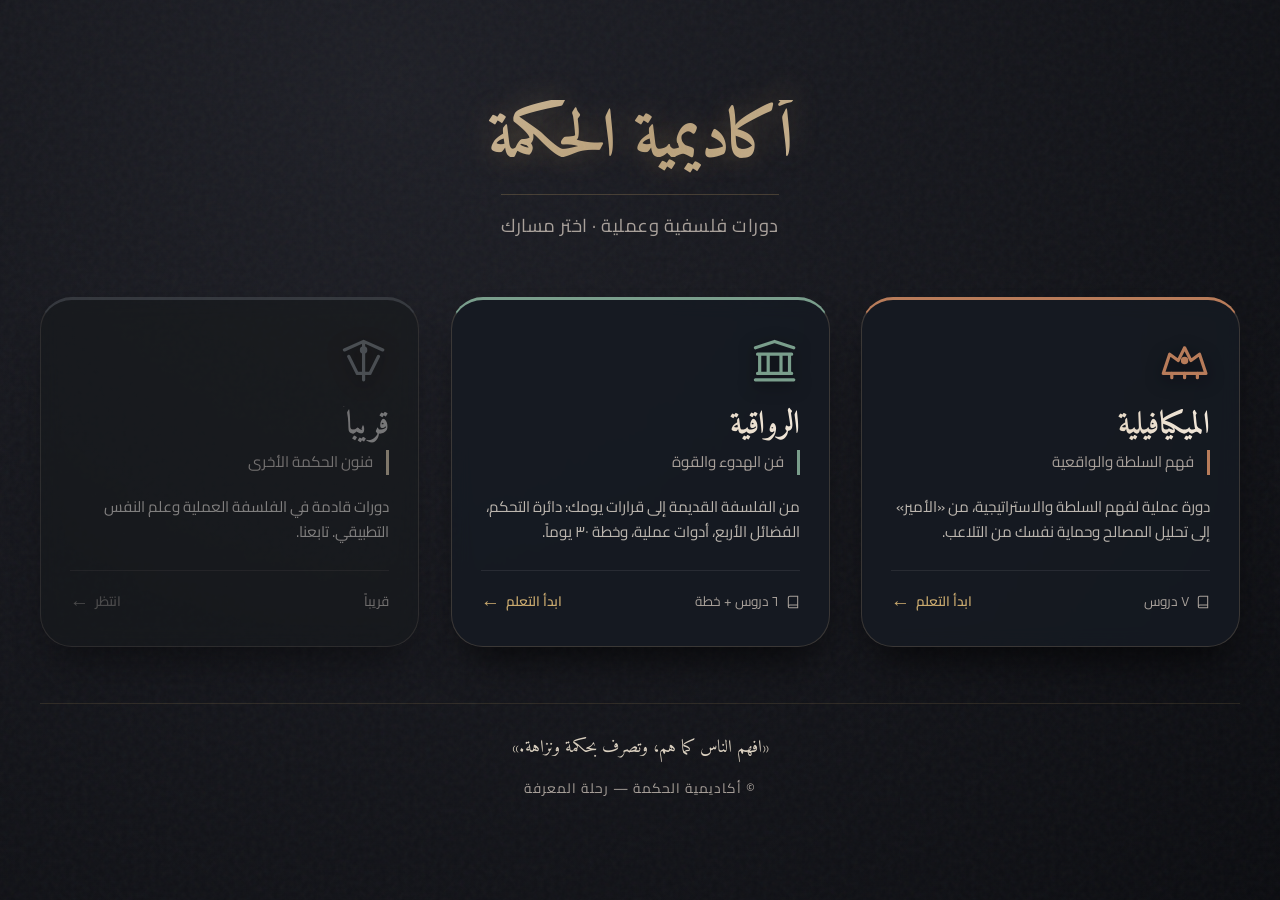
<file: index.html>
<!DOCTYPE html>
<html lang="ar" dir="rtl">
<head>
  <meta charset="utf-8">
  <meta name="viewport" content="width=device-width, initial-scale=1">
  <title>أكاديمية الحكمة · فهرس الدورات</title>
  <link href="https://fonts.googleapis.com/css2?family=Amiri:wght@400;700&family=Cairo:wght@400;600;700&display=swap" rel="stylesheet">
  <link rel="stylesheet" href="css/style.css">
</head>
<body>
  <div class="hub">
    <header class="hub-header">
      <h1>أكاديمية الحكمة</h1>
      <div class="sub">دورات فلسفية وعملية · اختر مسارك</div>
    </header>

    <div class="course-grid">
      <!-- Machiavelli Course Card -->
      <a href="machiavelli-course-ar.html" class="course-card machiavelli">
        <div class="card-icon">
          <!-- Crown / Prince icon (Machiavelli) -->
          <svg viewBox="0 0 24 24" fill="none" stroke="currentColor" stroke-width="1.5" stroke-linecap="round" stroke-linejoin="round">
            <path d="M2 18h20l-3-9-4 3-3-6-3 6-4-3z" />
            <circle cx="12" cy="12" r="1" fill="currentColor" />
            <path d="M6 18v2M18 18v2M12 18v2" />
          </svg>
        </div>
        <h2 class="card-title">الميكيافيلية</h2>
        <div class="card-subtitle">فهم السلطة والواقعية</div>
        <p class="card-desc">
          دورة عملية لفهم السلطة والاستراتيجية، من «الأمير» إلى تحليل المصالح وحماية نفسك من التلاعب.
        </p>
        <div class="card-meta">
          <span>
            <svg width="14" height="14" viewBox="0 0 24 24" fill="none" stroke="currentColor" stroke-width="1.8">
              <path d="M4 19.5v-15A2.5 2.5 0 0 1 6.5 2H20v20H6.5a2.5 2.5 0 0 1 0-5H20" />
            </svg>
            ٧ دروس
          </span>
          <span class="card-cta">ابدأ التعلم</span>
        </div>
      </a>

      <!-- Stoicism Course Card -->
      <a href="stoicism-course-ar.html" class="course-card stoicism">
        <div class="card-icon">
          <!-- Column / Temple icon (Stoicism) -->
          <svg viewBox="0 0 24 24" fill="none" stroke="currentColor" stroke-width="1.5" stroke-linecap="round" stroke-linejoin="round">
            <path d="M3 21h18M4 18h16M5 18V9M9 18V9M15 18V9M19 18V9M3 6l9-3 9 3M4 9h16" />
          </svg>
        </div>
        <h2 class="card-title">الرواقية</h2>
        <div class="card-subtitle">فن الهدوء والقوة</div>
        <p class="card-desc">
          من الفلسفة القديمة إلى قرارات يومك: دائرة التحكم، الفضائل الأربع، أدوات عملية، وخطة ٣٠ يوماً.
        </p>
        <div class="card-meta">
          <span>
            <svg width="14" height="14" viewBox="0 0 24 24" fill="none" stroke="currentColor" stroke-width="1.8">
              <path d="M4 19.5v-15A2.5 2.5 0 0 1 6.5 2H20v20H6.5a2.5 2.5 0 0 1 0-5H20" />
            </svg>
            ٦ دروس + خطة
          </span>
          <span class="card-cta">ابدأ التعلم</span>
        </div>
      </a>

      <!-- Placeholder for future courses -->
      <div class="course-card" style="opacity: 0.65; border-top: 3px solid #3f4b5a; filter: grayscale(0.6); cursor: default; pointer-events: none;">
        <div class="card-icon" style="color: #5a6b7a;">
          <!-- Scales / Balance icon (Coming soon) -->
          <svg viewBox="0 0 24 24" fill="none" stroke="currentColor" stroke-width="1.5" stroke-linecap="round" stroke-linejoin="round">
            <path d="M12 3v18M3 7l9-4 9 4M5 10l4 8M19 10l-4 8M9 18h6" />
            <circle cx="12" cy="7" r="1" fill="currentColor" />
          </svg>
        </div>
        <h2 class="card-title" style="background: linear-gradient(to left, #aaa, #777); -webkit-background-clip: text; background-clip: text;">قريباً</h2>
        <div class="card-subtitle">فنون الحكمة الأخرى</div>
        <p class="card-desc">
          دورات قادمة في الفلسفة العملية وعلم النفس التطبيقي. تابعنا.
        </p>
        <div class="card-meta">
          <span>قريباً</span>
          <span class="card-cta" style="color: #666;">انتظر</span>
        </div>
      </div>
    </div>

    <footer class="hub-footer">
      <div class="quote">
        «افهم الناس كما هم، وتصرف بحكمة ونزاهة.»
      </div>
      <div style="font-size: 0.85rem; letter-spacing: 1px;">
        © أكاديمية الحكمة — رحلة المعرفة
      </div>
    </footer>
  </div>

  <script>
    document.addEventListener('DOMContentLoaded', () => {
      document.body.classList.add('loaded');
    });
  </script>
</body>
</html>
</file>
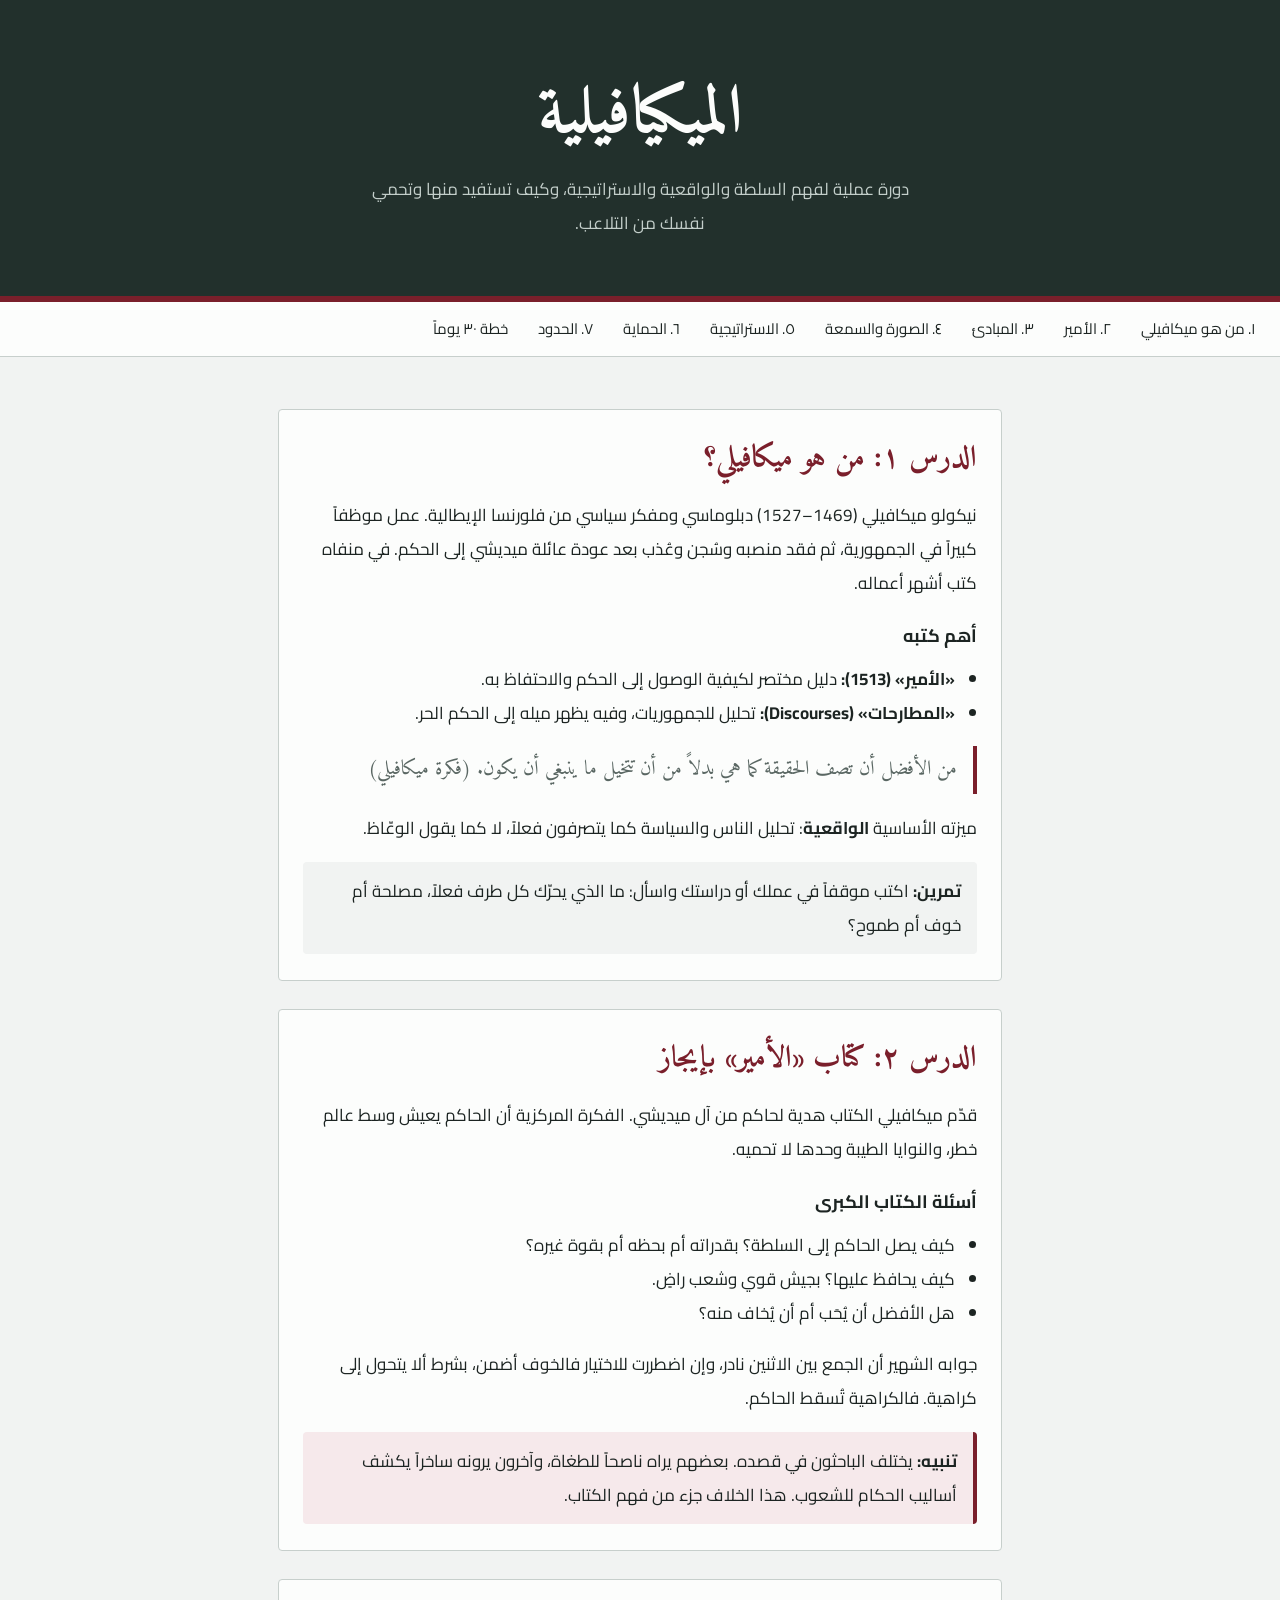
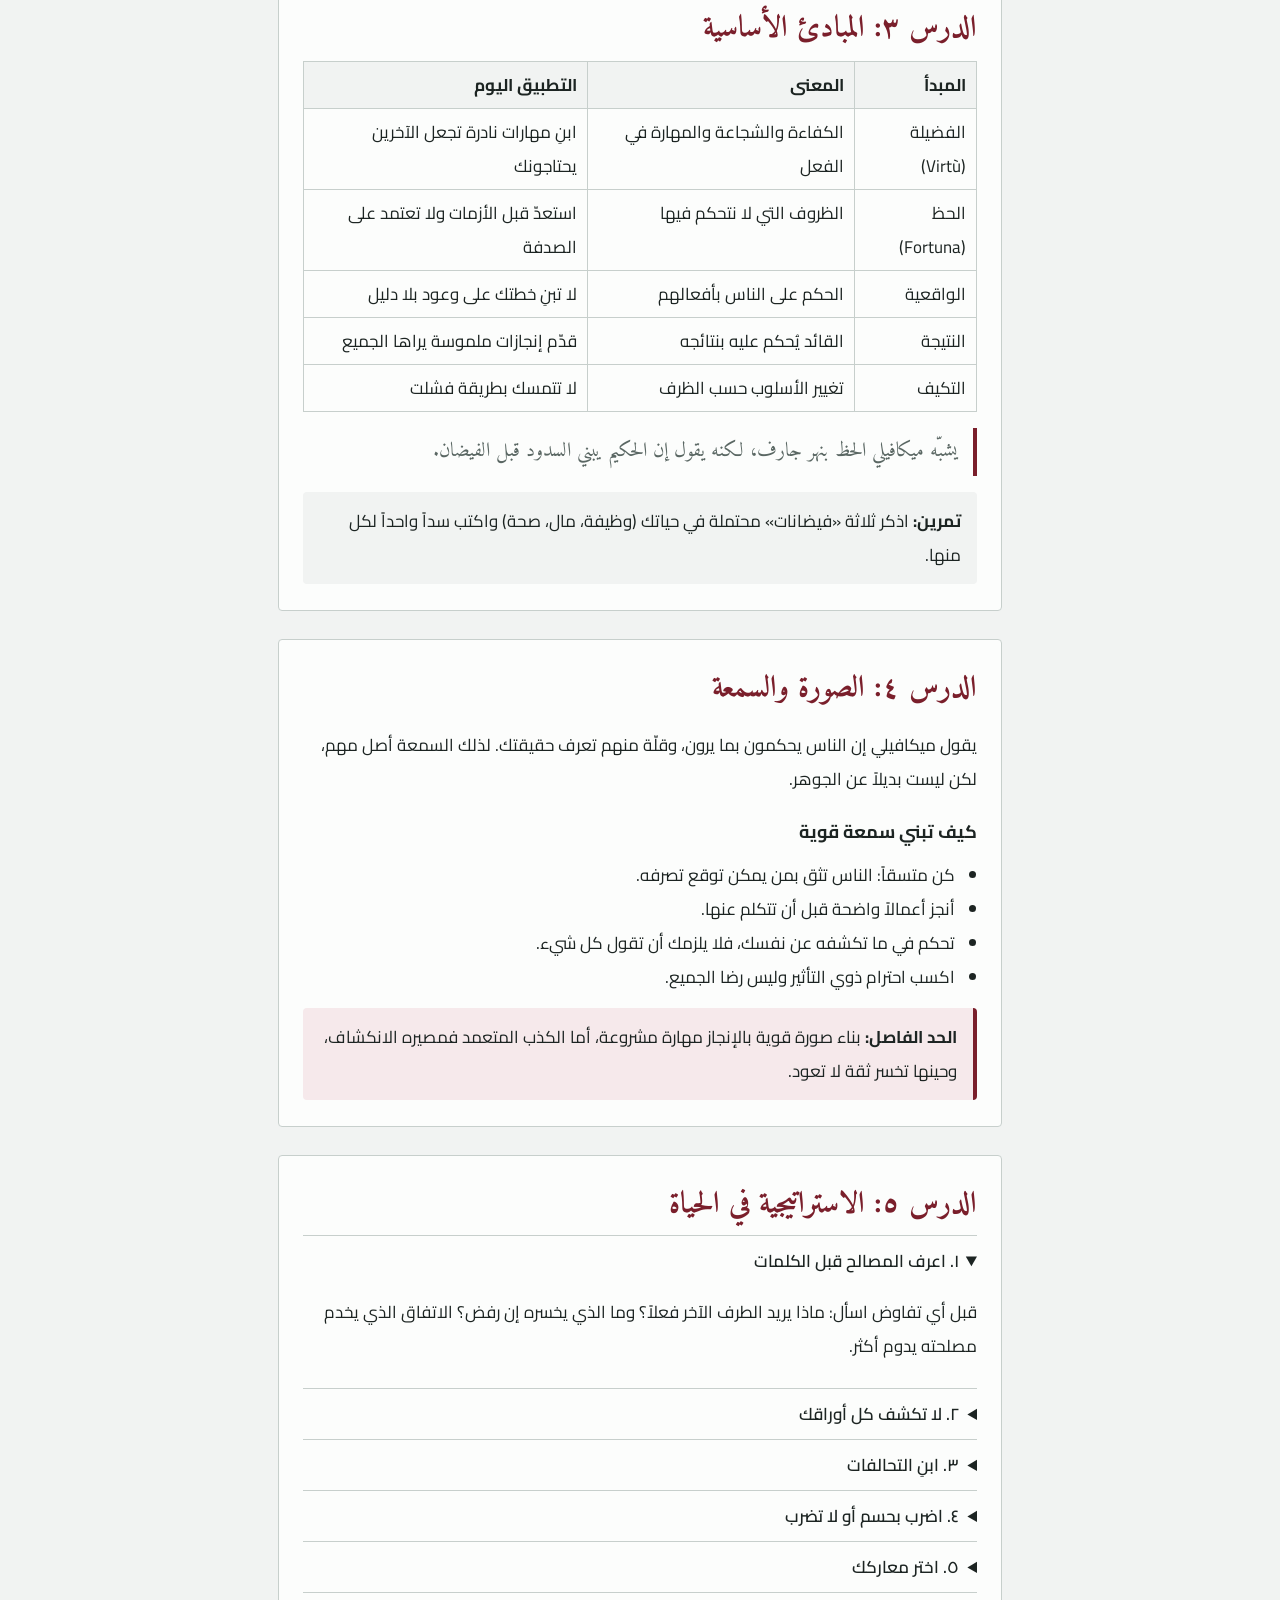
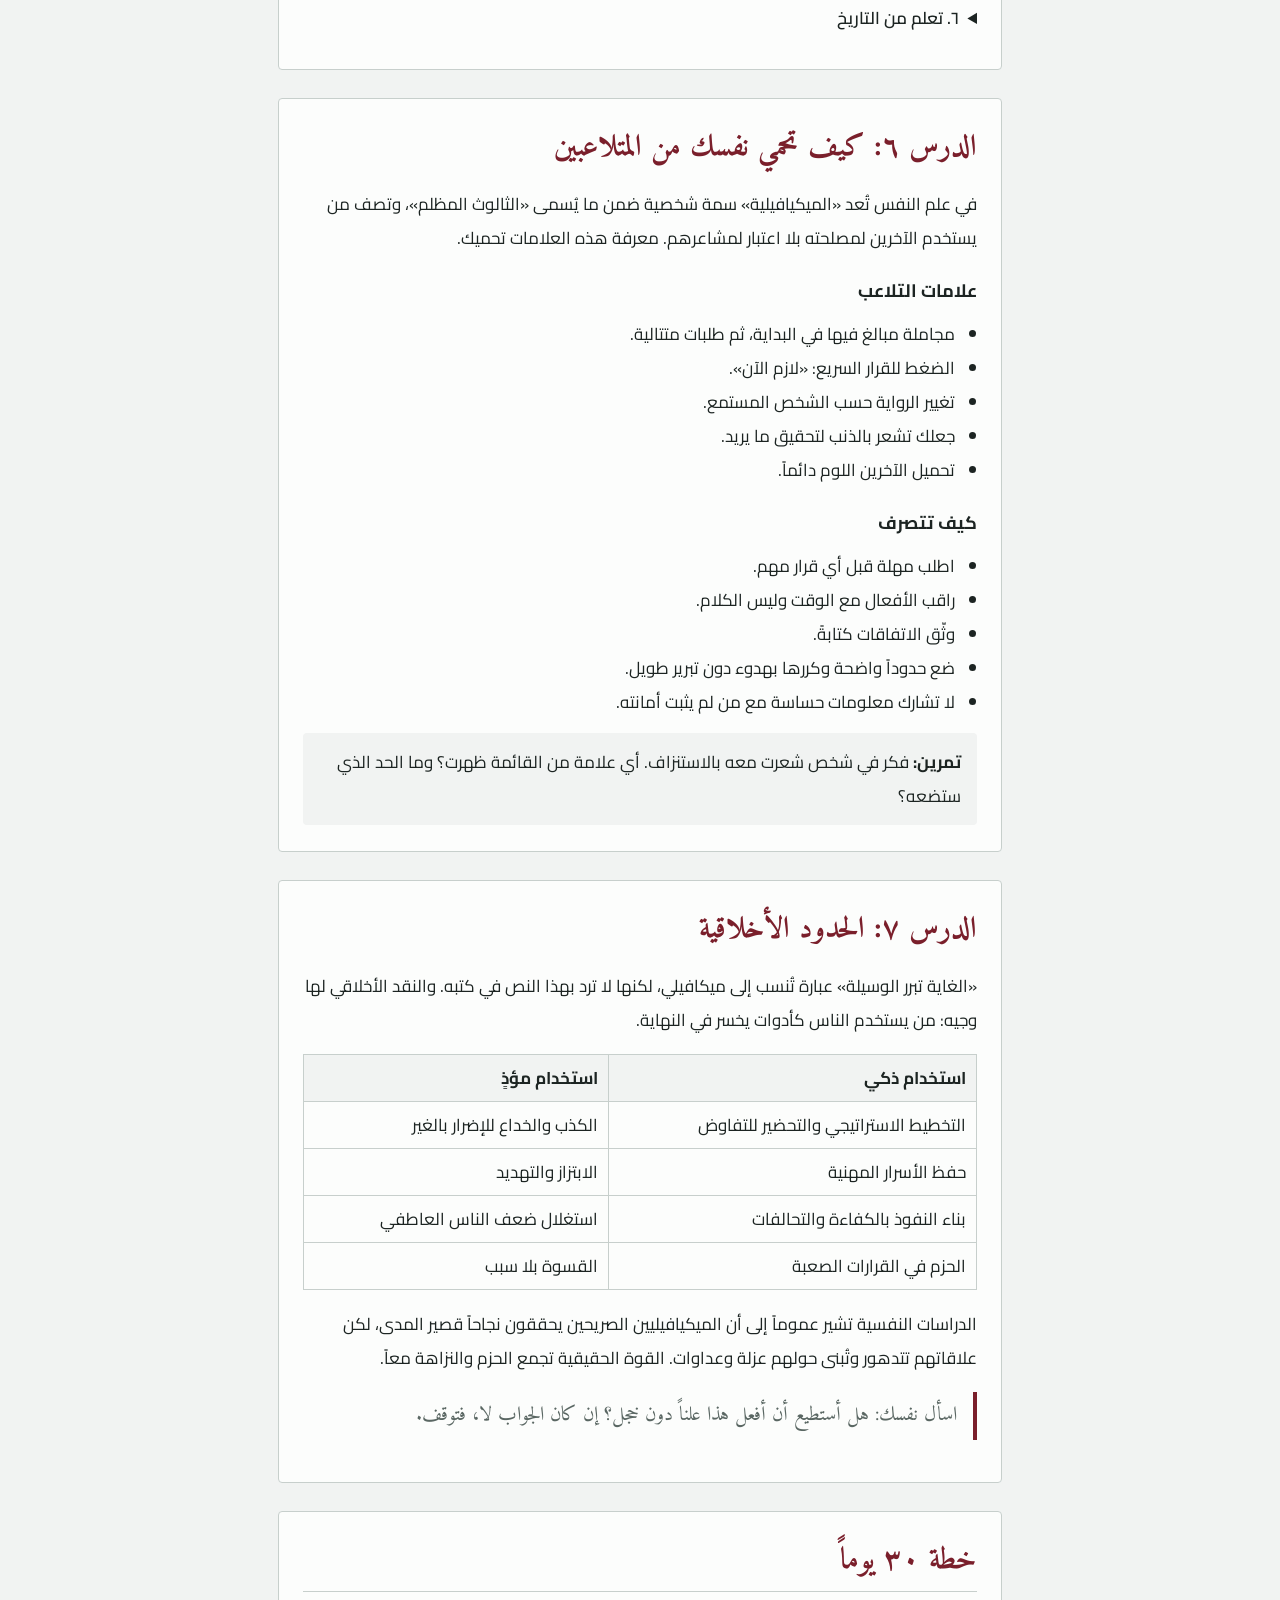
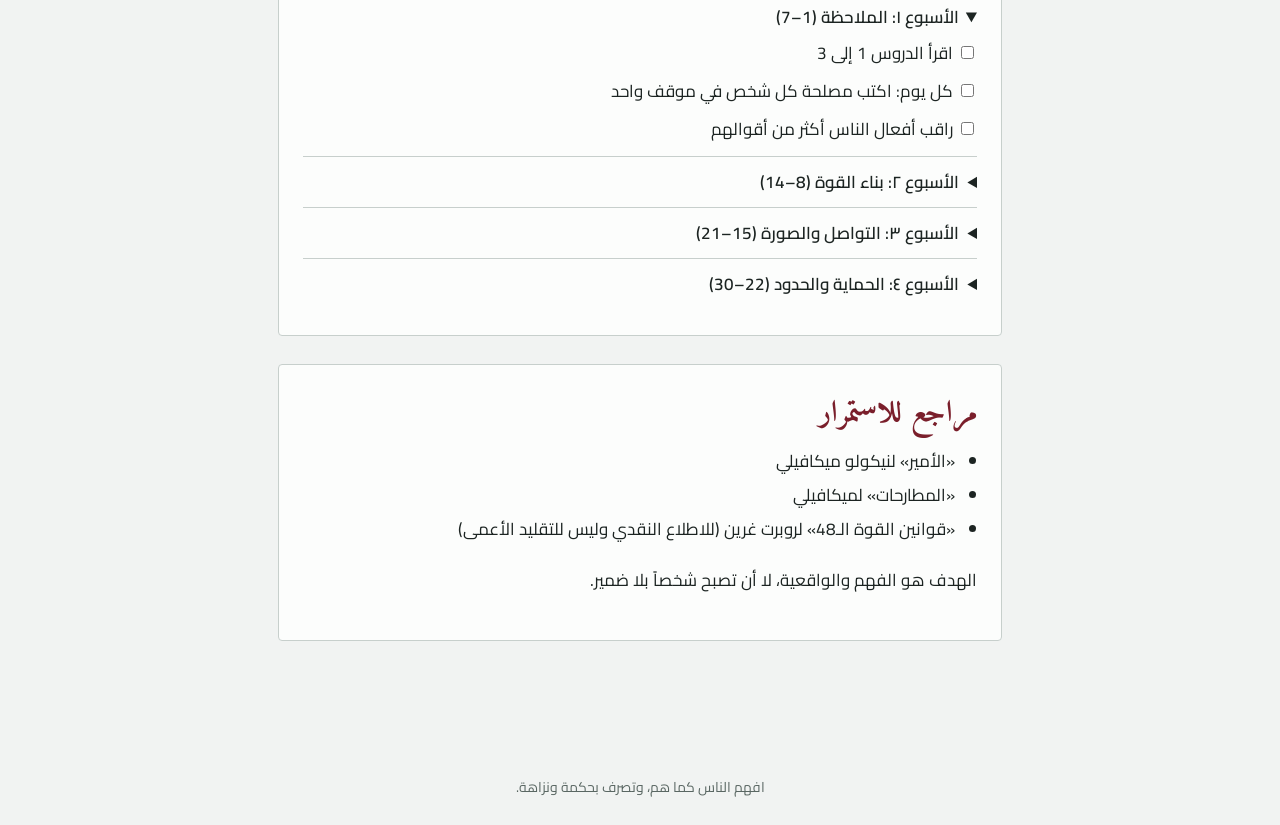
<file: machiavelli-course-ar.html>
<!DOCTYPE html>
<html lang="ar" dir="rtl">
<head>
<meta charset="utf-8">
<meta name="viewport" content="width=device-width, initial-scale=1">
<title>دورة الميكيافيلية: فهم السلطة والواقعية</title>
<link href="https://fonts.googleapis.com/css2?family=Amiri:wght@400;700&family=Cairo:wght@400;600&display=swap" rel="stylesheet">
<link rel="stylesheet" href="css/machiaveli.css">
</head>
<body>
<header>
<h1>الميكيافيلية</h1>
<p>دورة عملية لفهم السلطة والواقعية والاستراتيجية، وكيف تستفيد منها وتحمي نفسك من التلاعب.</p>
</header>
<nav>
<a href="#m1">١. من هو ميكافيلي</a><a href="#m2">٢. الأمير</a><a href="#m3">٣. المبادئ</a><a href="#m4">٤. الصورة والسمعة</a><a href="#m5">٥. الاستراتيجية</a><a href="#m6">٦. الحماية</a><a href="#m7">٧. الحدود</a><a href="#plan">خطة ٣٠ يوماً</a>
</nav>
<main>

<section id="m1">
<h2>الدرس ١: من هو ميكافيلي؟</h2>
<p>نيكولو ميكافيلي (1469–1527) دبلوماسي ومفكر سياسي من فلورنسا الإيطالية. عمل موظفاً كبيراً في الجمهورية، ثم فقد منصبه وسُجن وعُذب بعد عودة عائلة ميديشي إلى الحكم. في منفاه كتب أشهر أعماله.</p>
<h3>أهم كتبه</h3>
<ul>
<li><b>«الأمير» (1513):</b> دليل مختصر لكيفية الوصول إلى الحكم والاحتفاظ به.</li>
<li><b>«المطارحات» (Discourses):</b> تحليل للجمهوريات، وفيه يظهر ميله إلى الحكم الحر.</li>
</ul>
<div class="quote">من الأفضل أن تصف الحقيقة كما هي بدلاً من أن تتخيل ما ينبغي أن يكون. (فكرة ميكافيلي)</div>
<p>ميزته الأساسية <b>الواقعية</b>: تحليل الناس والسياسة كما يتصرفون فعلاً، لا كما يقول الوعّاظ.</p>
<div class="task"><b>تمرين:</b> اكتب موقفاً في عملك أو دراستك واسأل: ما الذي يحرّك كل طرف فعلاً، مصلحة أم خوف أم طموح؟</div>
</section>

<section id="m2">
<h2>الدرس ٢: كتاب «الأمير» بإيجاز</h2>
<p>قدّم ميكافيلي الكتاب هدية لحاكم من آل ميديشي. الفكرة المركزية أن الحاكم يعيش وسط عالم خطر، والنوايا الطيبة وحدها لا تحميه.</p>
<h3>أسئلة الكتاب الكبرى</h3>
<ul>
<li>كيف يصل الحاكم إلى السلطة؟ بقدراته أم بحظه أم بقوة غيره؟</li>
<li>كيف يحافظ عليها؟ بجيش قوي وشعب راضٍ.</li>
<li>هل الأفضل أن يُحَب أم أن يُخاف منه؟</li>
</ul>
<p>جوابه الشهير أن الجمع بين الاثنين نادر، وإن اضطررت للاختيار فالخوف أضمن، بشرط ألا يتحول إلى كراهية. فالكراهية تُسقط الحاكم.</p>
<div class="warn"><b>تنبيه:</b> يختلف الباحثون في قصده. بعضهم يراه ناصحاً للطغاة، وآخرون يرونه ساخراً يكشف أساليب الحكام للشعوب. هذا الخلاف جزء من فهم الكتاب.</div>
</section>

<section id="m3">
<h2>الدرس ٣: المبادئ الأساسية</h2>
<table>
<tr><th>المبدأ</th><th>المعنى</th><th>التطبيق اليوم</th></tr>
<tr><td>الفضيلة (Virtù)</td><td>الكفاءة والشجاعة والمهارة في الفعل</td><td>ابنِ مهارات نادرة تجعل الآخرين يحتاجونك</td></tr>
<tr><td>الحظ (Fortuna)</td><td>الظروف التي لا نتحكم فيها</td><td>استعدّ قبل الأزمات ولا تعتمد على الصدفة</td></tr>
<tr><td>الواقعية</td><td>الحكم على الناس بأفعالهم</td><td>لا تبنِ خطتك على وعود بلا دليل</td></tr>
<tr><td>النتيجة</td><td>القائد يُحكم عليه بنتائجه</td><td>قدّم إنجازات ملموسة يراها الجميع</td></tr>
<tr><td>التكيف</td><td>تغيير الأسلوب حسب الظرف</td><td>لا تتمسك بطريقة فشلت</td></tr>
</table>
<div class="quote">يشبّه ميكافيلي الحظ بنهر جارف، لكنه يقول إن الحكيم يبني السدود قبل الفيضان.</div>
<div class="task"><b>تمرين:</b> اذكر ثلاثة «فيضانات» محتملة في حياتك (وظيفة، مال، صحة) واكتب سداً واحداً لكل منها.</div>
</section>

<section id="m4">
<h2>الدرس ٤: الصورة والسمعة</h2>
<p>يقول ميكافيلي إن الناس يحكمون بما يرون، وقلّة منهم تعرف حقيقتك. لذلك السمعة أصل مهم، لكن ليست بديلاً عن الجوهر.</p>
<h3>كيف تبني سمعة قوية</h3>
<ul>
<li>كن متسقاً: الناس تثق بمن يمكن توقع تصرفه.</li>
<li>أنجز أعمالاً واضحة قبل أن تتكلم عنها.</li>
<li>تحكم في ما تكشفه عن نفسك، فلا يلزمك أن تقول كل شيء.</li>
<li>اكسب احترام ذوي التأثير وليس رضا الجميع.</li>
</ul>
<div class="warn"><b>الحد الفاصل:</b> بناء صورة قوية بالإنجاز مهارة مشروعة، أما الكذب المتعمد فمصيره الانكشاف، وحينها تخسر ثقة لا تعود.</div>
</section>

<section id="m5">
<h2>الدرس ٥: الاستراتيجية في الحياة</h2>
<details open><summary>١. اعرف المصالح قبل الكلمات</summary>
<p>قبل أي تفاوض اسأل: ماذا يريد الطرف الآخر فعلاً؟ وما الذي يخسره إن رفض؟ الاتفاق الذي يخدم مصلحته يدوم أكثر.</p></details>
<details><summary>٢. لا تكشف كل أوراقك</summary>
<p>الشفافية الكاملة سذاجة في بيئة تنافسية. شارك ما يلزم فقط، واحتفظ بخططك حتى تنضج.</p></details>
<details><summary>٣. ابنِ التحالفات</summary>
<p>لا أحد ينجح وحده. ابنِ علاقات متبادلة المنفعة، وقدّم قبل أن تطلب.</p></details>
<details><summary>٤. اضرب بحسم أو لا تضرب</summary>
<p>نصح ميكافيلي بأن الإصلاحات المؤلمة تُنفذ دفعة واحدة، أما الإحسان فيُقدَّم تدريجياً. في حياتك: اتخذ القرارات الصعبة بسرعة ووضوح ولا تماطل.</p></details>
<details><summary>٥. اختر معاركك</summary>
<p>ليست كل إهانة تستحق رداً. حارب فيما يخدم هدفك البعيد فقط.</p></details>
<details><summary>٦. تعلم من التاريخ</summary>
<p>كان ميكافيلي يقرأ التاريخ ليعرف أن الأنماط تتكرر. اقرأ سير الناجحين والفاشلين تتعلم بلا ثمن.</p></details>
</section>

<section id="m6">
<h2>الدرس ٦: كيف تحمي نفسك من المتلاعبين</h2>
<p>في علم النفس تُعد «الميكيافيلية» سمة شخصية ضمن ما يُسمى «الثالوث المظلم»، وتصف من يستخدم الآخرين لمصلحته بلا اعتبار لمشاعرهم. معرفة هذه العلامات تحميك.</p>
<h3>علامات التلاعب</h3>
<ul>
<li>مجاملة مبالغ فيها في البداية، ثم طلبات متتالية.</li>
<li>الضغط للقرار السريع: «لازم الآن».</li>
<li>تغيير الرواية حسب الشخص المستمع.</li>
<li>جعلك تشعر بالذنب لتحقيق ما يريد.</li>
<li>تحميل الآخرين اللوم دائماً.</li>
</ul>
<h3>كيف تتصرف</h3>
<ul>
<li>اطلب مهلة قبل أي قرار مهم.</li>
<li>راقب الأفعال مع الوقت وليس الكلام.</li>
<li>وثّق الاتفاقات كتابةً.</li>
<li>ضع حدوداً واضحة وكررها بهدوء دون تبرير طويل.</li>
<li>لا تشارك معلومات حساسة مع من لم يثبت أمانته.</li>
</ul>
<div class="task"><b>تمرين:</b> فكر في شخص شعرت معه بالاستنزاف. أي علامة من القائمة ظهرت؟ وما الحد الذي ستضعه؟</div>
</section>

<section id="m7">
<h2>الدرس ٧: الحدود الأخلاقية</h2>
<p>«الغاية تبرر الوسيلة» عبارة تُنسب إلى ميكافيلي، لكنها لا ترد بهذا النص في كتبه. والنقد الأخلاقي لها وجيه: من يستخدم الناس كأدوات يخسر في النهاية.</p>
<table>
<tr><th>استخدام ذكي</th><th>استخدام مؤذٍ</th></tr>
<tr><td>التخطيط الاستراتيجي والتحضير للتفاوض</td><td>الكذب والخداع للإضرار بالغير</td></tr>
<tr><td>حفظ الأسرار المهنية</td><td>الابتزاز والتهديد</td></tr>
<tr><td>بناء النفوذ بالكفاءة والتحالفات</td><td>استغلال ضعف الناس العاطفي</td></tr>
<tr><td>الحزم في القرارات الصعبة</td><td>القسوة بلا سبب</td></tr>
</table>
<p>الدراسات النفسية تشير عموماً إلى أن الميكيافيليين الصريحين يحققون نجاحاً قصير المدى، لكن علاقاتهم تتدهور وتُبنى حولهم عزلة وعداوات. القوة الحقيقية تجمع الحزم والنزاهة معاً.</p>
<div class="quote">اسأل نفسك: هل أستطيع أن أفعل هذا علناً دون خجل؟ إن كان الجواب لا، فتوقف.</div>
</section>

<section id="plan">
<h2>خطة ٣٠ يوماً</h2>
<details open><summary>الأسبوع ١: الملاحظة (1–7)</summary>
<label><input type="checkbox"> اقرأ الدروس 1 إلى 3</label>
<label><input type="checkbox"> كل يوم: اكتب مصلحة كل شخص في موقف واحد</label>
<label><input type="checkbox"> راقب أفعال الناس أكثر من أقوالهم</label></details>
<details><summary>الأسبوع ٢: بناء القوة (8–14)</summary>
<label><input type="checkbox"> اختر مهارة نادرة وتدرب عليها 30 دقيقة يومياً</label>
<label><input type="checkbox"> قدّم خدمة لشخص مؤثر دون مقابل فوري</label>
<label><input type="checkbox"> اكتب «سدودك» لثلاث أزمات محتملة</label></details>
<details><summary>الأسبوع ٣: التواصل والصورة (15–21)</summary>
<label><input type="checkbox"> قلّل الكلام غير الضروري عن خططك</label>
<label><input type="checkbox"> حضّر نقاط تفاوضك قبل أي اجتماع مهم</label>
<label><input type="checkbox"> اعرض إنجازاً واحداً بوضوح لمن يهمه</label></details>
<details><summary>الأسبوع ٤: الحماية والحدود (22–30)</summary>
<label><input type="checkbox"> راجع علاقاتك وحدد من يستنزفك</label>
<label><input type="checkbox"> ضع حداً واحداً وطبّقه بهدوء</label>
<label><input type="checkbox"> طبّق اختبار «هل أفعله علناً؟» على قراراتك</label>
<label><input type="checkbox"> اقرأ فصلاً من «الأمير» وسجّل رأيك</label></details>
</section>

<section>
<h2>مراجع للاستمرار</h2>
<ul>
<li>«الأمير» لنيكولو ميكافيلي</li>
<li>«المطارحات» لميكافيلي</li>
<li>«قوانين القوة الـ48» لروبرت غرين (للاطلاع النقدي وليس للتقليد الأعمى)</li>
</ul>
<p>الهدف هو الفهم والواقعية، لا أن تصبح شخصاً بلا ضمير.</p>
</section>

</main>
<footer>افهم الناس كما هم، وتصرف بحكمة ونزاهة.</footer>
</body>
</html>
</file>
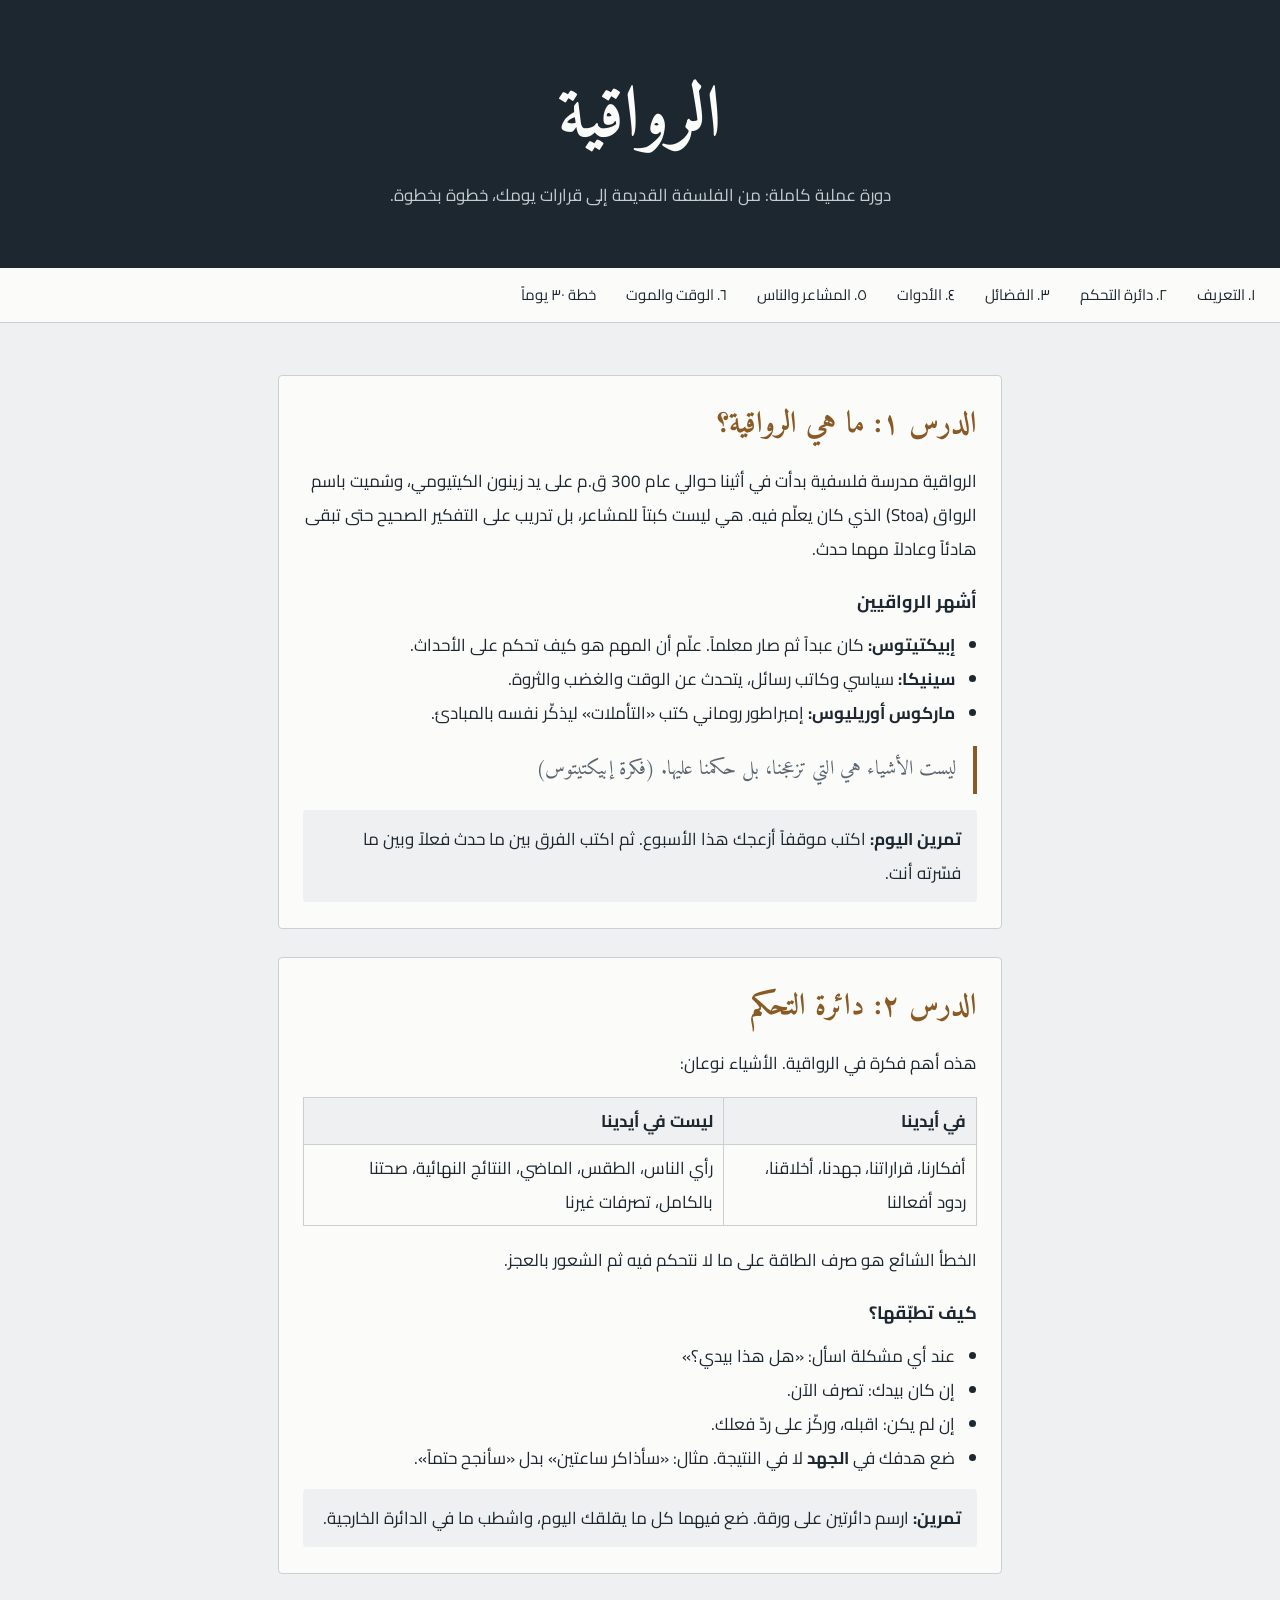
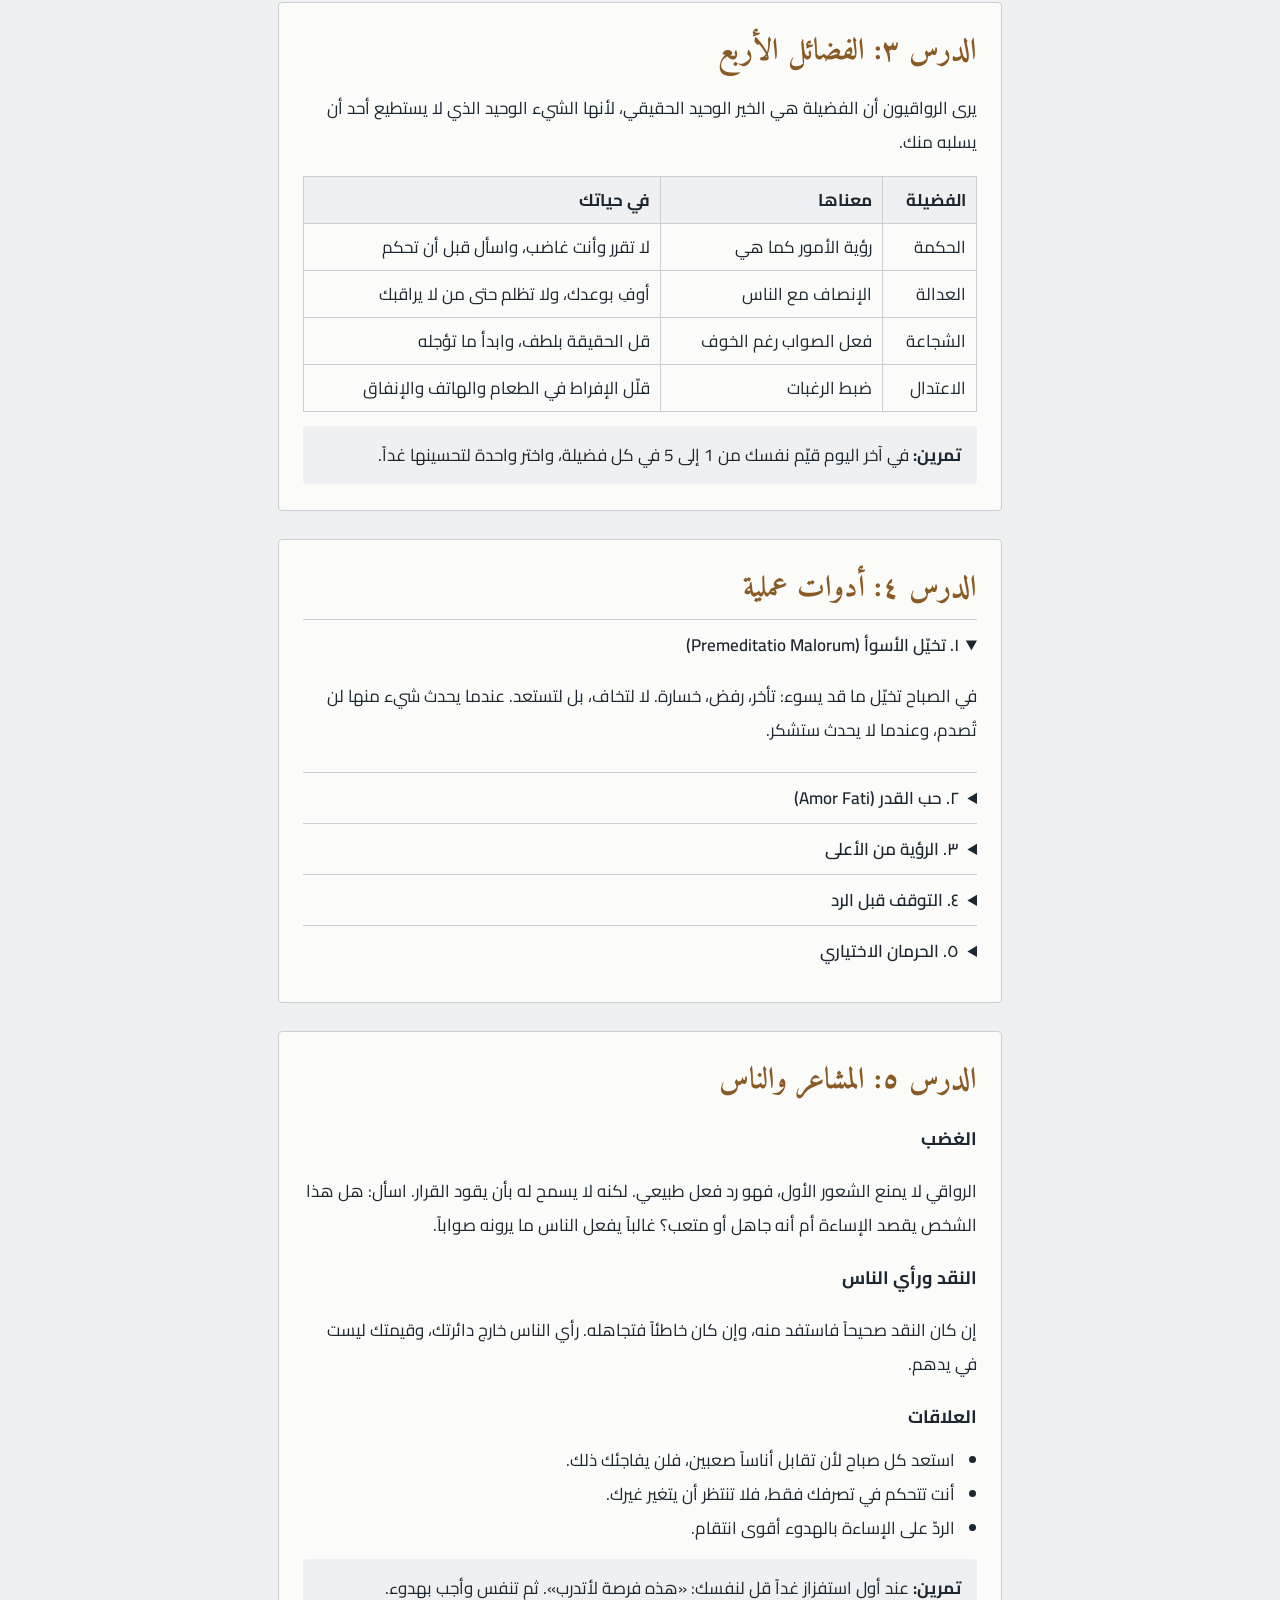
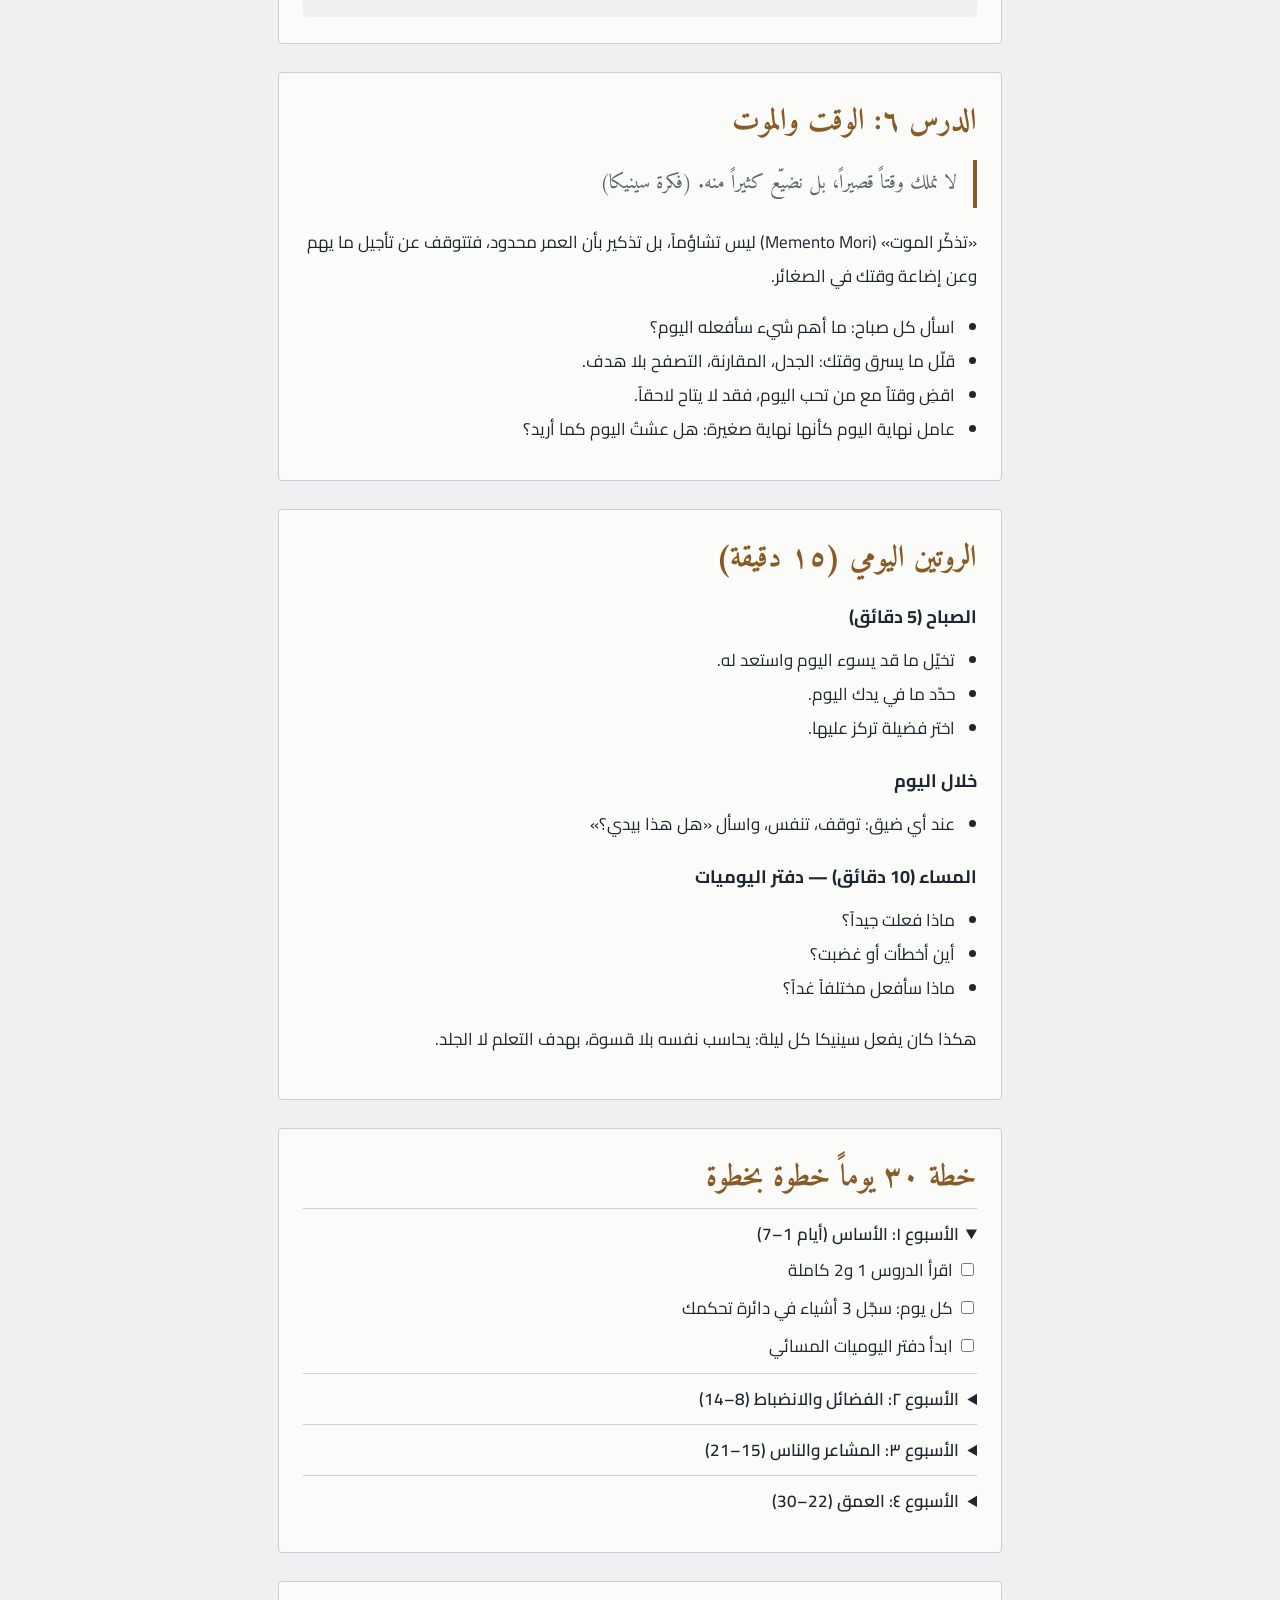
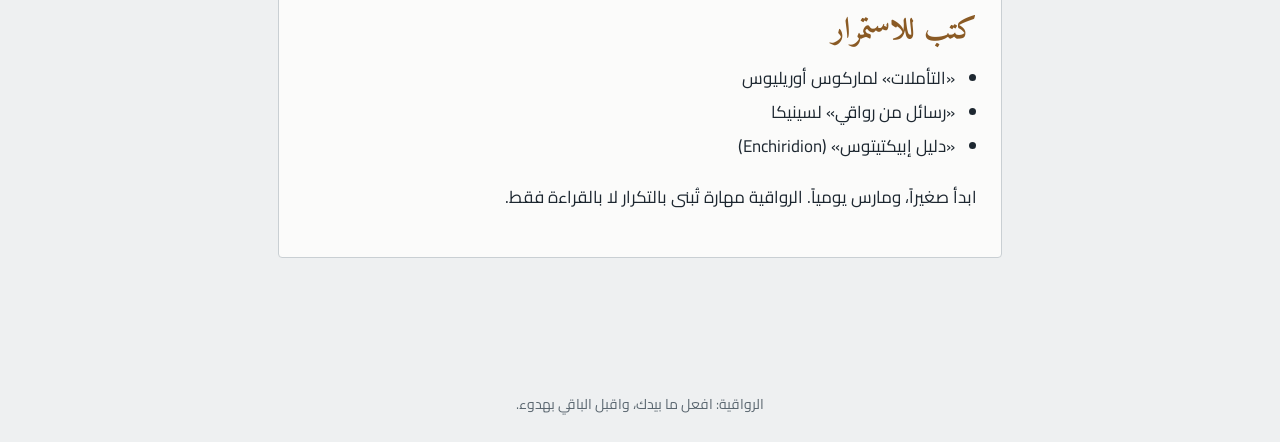
<file: stoicism-course-ar.html>
<!DOCTYPE html>
<html lang="ar" dir="rtl">
<head>
<meta charset="utf-8">
<meta name="viewport" content="width=device-width, initial-scale=1">
<title>دورة الرواقية: فن الهدوء والقوة</title>
<link href="https://fonts.googleapis.com/css2?family=Amiri:wght@400;700&family=Cairo:wght@400;600&display=swap" rel="stylesheet">
<link rel="stylesheet" href="css/stoicism.css">
</head>
<body>
<header>
<h1>الرواقية</h1>
<p>دورة عملية كاملة: من الفلسفة القديمة إلى قرارات يومك، خطوة بخطوة.</p>
</header>
<nav>
<a href="#m1">١. التعريف</a><a href="#m2">٢. دائرة التحكم</a><a href="#m3">٣. الفضائل</a><a href="#m4">٤. الأدوات</a><a href="#m5">٥. المشاعر والناس</a><a href="#m6">٦. الوقت والموت</a><a href="#plan">خطة ٣٠ يوماً</a>
</nav>
<main>

<section id="m1">
<h2>الدرس ١: ما هي الرواقية؟</h2>
<p>الرواقية مدرسة فلسفية بدأت في أثينا حوالي عام 300 ق.م على يد زينون الكيتيومي، وسُميت باسم الرواق (Stoa) الذي كان يعلّم فيه. هي ليست كبتاً للمشاعر، بل تدريب على التفكير الصحيح حتى تبقى هادئاً وعادلاً مهما حدث.</p>
<h3>أشهر الرواقيين</h3>
<ul>
<li><b>إبيكتيتوس:</b> كان عبداً ثم صار معلماً. علّم أن المهم هو كيف تحكم على الأحداث.</li>
<li><b>سينيكا:</b> سياسي وكاتب رسائل، يتحدث عن الوقت والغضب والثروة.</li>
<li><b>ماركوس أوريليوس:</b> إمبراطور روماني كتب «التأملات» ليذكّر نفسه بالمبادئ.</li>
</ul>
<div class="quote">ليست الأشياء هي التي تزعجنا، بل حكمنا عليها. (فكرة إبيكتيتوس)</div>
<div class="task"><b>تمرين اليوم:</b> اكتب موقفاً أزعجك هذا الأسبوع. ثم اكتب الفرق بين ما حدث فعلاً وبين ما فسّرته أنت.</div>
</section>

<section id="m2">
<h2>الدرس ٢: دائرة التحكم</h2>
<p>هذه أهم فكرة في الرواقية. الأشياء نوعان:</p>
<table>
<tr><th>في أيدينا</th><th>ليست في أيدينا</th></tr>
<tr><td>أفكارنا، قراراتنا، جهدنا، أخلاقنا، ردود أفعالنا</td><td>رأي الناس، الطقس، الماضي، النتائج النهائية، صحتنا بالكامل، تصرفات غيرنا</td></tr>
</table>
<p>الخطأ الشائع هو صرف الطاقة على ما لا نتحكم فيه ثم الشعور بالعجز.</p>
<h3>كيف تطبّقها؟</h3>
<ul>
<li>عند أي مشكلة اسأل: «هل هذا بيدي؟»</li>
<li>إن كان بيدك: تصرف الآن.</li>
<li>إن لم يكن: اقبله، وركّز على ردّ فعلك.</li>
<li>ضع هدفك في <b>الجهد</b> لا في النتيجة. مثال: «سأذاكر ساعتين» بدل «سأنجح حتماً».</li>
</ul>
<div class="task"><b>تمرين:</b> ارسم دائرتين على ورقة. ضع فيهما كل ما يقلقك اليوم، واشطب ما في الدائرة الخارجية.</div>
</section>

<section id="m3">
<h2>الدرس ٣: الفضائل الأربع</h2>
<p>يرى الرواقيون أن الفضيلة هي الخير الوحيد الحقيقي، لأنها الشيء الوحيد الذي لا يستطيع أحد أن يسلبه منك.</p>
<table>
<tr><th>الفضيلة</th><th>معناها</th><th>في حياتك</th></tr>
<tr><td>الحكمة</td><td>رؤية الأمور كما هي</td><td>لا تقرر وأنت غاضب، واسأل قبل أن تحكم</td></tr>
<tr><td>العدالة</td><td>الإنصاف مع الناس</td><td>أوفِ بوعدك، ولا تظلم حتى من لا يراقبك</td></tr>
<tr><td>الشجاعة</td><td>فعل الصواب رغم الخوف</td><td>قل الحقيقة بلطف، وابدأ ما تؤجله</td></tr>
<tr><td>الاعتدال</td><td>ضبط الرغبات</td><td>قلّل الإفراط في الطعام والهاتف والإنفاق</td></tr>
</table>
<div class="task"><b>تمرين:</b> في آخر اليوم قيّم نفسك من 1 إلى 5 في كل فضيلة، واختر واحدة لتحسينها غداً.</div>
</section>

<section id="m4">
<h2>الدرس ٤: أدوات عملية</h2>
<details open><summary>١. تخيّل الأسوأ (Premeditatio Malorum)</summary>
<p>في الصباح تخيّل ما قد يسوء: تأخر، رفض، خسارة. لا لتخاف، بل لتستعد. عندما يحدث شيء منها لن تُصدم، وعندما لا يحدث ستشكر.</p></details>
<details><summary>٢. حب القدر (Amor Fati)</summary>
<p>لا تكتفِ بتحمّل ما يحدث، بل استخدمه. كل عقبة مادة خام لتصير أقوى. قال ماركوس أوريليوس إن العقبة في الطريق هي الطريق نفسه.</p></details>
<details><summary>٣. الرؤية من الأعلى</summary>
<p>تخيّل نفسك تنظر إلى الأرض من السماء. ستجد أن مشكلتك اليوم صغيرة داخل الصورة الكبيرة. اسأل: هل سأتذكر هذا بعد خمس سنوات؟</p></details>
<details><summary>٤. التوقف قبل الرد</summary>
<p>بين الحدث وردة فعلك مسافة. اجعلها ثلاث أنفاس على الأقل قبل أن تتكلم أو ترسل رسالة.</p></details>
<details><summary>٥. الحرمان الاختياري</summary>
<p>مرة أسبوعياً امتنع عن شيء تحبه (سكر، مواقع التواصل، الراحة). هذا يدربك على أن سعادتك لا تعتمد عليه.</p></details>
</section>

<section id="m5">
<h2>الدرس ٥: المشاعر والناس</h2>
<h3>الغضب</h3>
<p>الرواقي لا يمنع الشعور الأول، فهو رد فعل طبيعي. لكنه لا يسمح له بأن يقود القرار. اسأل: هل هذا الشخص يقصد الإساءة أم أنه جاهل أو متعب؟ غالباً يفعل الناس ما يرونه صواباً.</p>
<h3>النقد ورأي الناس</h3>
<p>إن كان النقد صحيحاً فاستفد منه، وإن كان خاطئاً فتجاهله. رأي الناس خارج دائرتك، وقيمتك ليست في يدهم.</p>
<h3>العلاقات</h3>
<ul>
<li>استعد كل صباح لأن تقابل أناساً صعبين، فلن يفاجئك ذلك.</li>
<li>أنت تتحكم في تصرفك فقط، فلا تنتظر أن يتغير غيرك.</li>
<li>الردّ على الإساءة بالهدوء أقوى انتقام.</li>
</ul>
<div class="task"><b>تمرين:</b> عند أول استفزاز غداً قل لنفسك: «هذه فرصة لأتدرب». ثم تنفس وأجب بهدوء.</div>
</section>

<section id="m6">
<h2>الدرس ٦: الوقت والموت</h2>
<div class="quote">لا نملك وقتاً قصيراً، بل نضيّع كثيراً منه. (فكرة سينيكا)</div>
<p>«تذكّر الموت» (Memento Mori) ليس تشاؤماً، بل تذكير بأن العمر محدود، فتتوقف عن تأجيل ما يهم وعن إضاعة وقتك في الصغائر.</p>
<ul>
<li>اسأل كل صباح: ما أهم شيء سأفعله اليوم؟</li>
<li>قلّل ما يسرق وقتك: الجدل، المقارنة، التصفح بلا هدف.</li>
<li>اقضِ وقتاً مع من تحب اليوم، فقد لا يتاح لاحقاً.</li>
<li>عامل نهاية اليوم كأنها نهاية صغيرة: هل عشتُ اليوم كما أريد؟</li>
</ul>
</section>

<section id="routine">
<h2>الروتين اليومي (١٥ دقيقة)</h2>
<h3>الصباح (5 دقائق)</h3>
<ul><li>تخيّل ما قد يسوء اليوم واستعد له.</li><li>حدّد ما في يدك اليوم.</li><li>اختر فضيلة تركز عليها.</li></ul>
<h3>خلال اليوم</h3>
<ul><li>عند أي ضيق: توقف، تنفس، واسأل «هل هذا بيدي؟»</li></ul>
<h3>المساء (10 دقائق) — دفتر اليوميات</h3>
<ul><li>ماذا فعلت جيداً؟</li><li>أين أخطأت أو غضبت؟</li><li>ماذا سأفعل مختلفاً غداً؟</li></ul>
<p>هكذا كان يفعل سينيكا كل ليلة: يحاسب نفسه بلا قسوة، بهدف التعلم لا الجلد.</p>
</section>

<section id="plan">
<h2>خطة ٣٠ يوماً خطوة بخطوة</h2>
<details open><summary>الأسبوع ١: الأساس (أيام 1–7)</summary>
<label><input type="checkbox"> اقرأ الدروس 1 و2 كاملة</label>
<label><input type="checkbox"> كل يوم: سجّل 3 أشياء في دائرة تحكمك</label>
<label><input type="checkbox"> ابدأ دفتر اليوميات المسائي</label></details>
<details><summary>الأسبوع ٢: الفضائل والانضباط (8–14)</summary>
<label><input type="checkbox"> قيّم نفسك يومياً في الفضائل الأربع</label>
<label><input type="checkbox"> ابدأ «تخيّل الأسوأ» كل صباح</label>
<label><input type="checkbox"> جرّب حرماناً اختيارياً واحداً</label></details>
<details><summary>الأسبوع ٣: المشاعر والناس (15–21)</summary>
<label><input type="checkbox"> طبّق التوقف قبل الرد في كل موقف مزعج</label>
<label><input type="checkbox"> دوّن كل مرة غضبت فيها وما الحكم الذي وراءها</label>
<label><input type="checkbox"> تجاهل نقداً غير مفيد بوعي</label></details>
<details><summary>الأسبوع ٤: العمق (22–30)</summary>
<label><input type="checkbox"> طبّق «الرؤية من الأعلى» على مشكلة كبيرة</label>
<label><input type="checkbox"> مارس «حب القدر» على عقبة حقيقية</label>
<label><input type="checkbox"> اقرأ صفحة من «التأملات» كل يوم</label>
<label><input type="checkbox"> اكتب رسالة لنفسك: ما الذي تغيّر فيّ؟</label></details>
</section>

<section>
<h2>كتب للاستمرار</h2>
<ul>
<li>«التأملات» لماركوس أوريليوس</li>
<li>«رسائل من رواقي» لسينيكا</li>
<li>«دليل إبيكتيتوس» (Enchiridion)</li>
</ul>
<p>ابدأ صغيراً، ومارس يومياً. الرواقية مهارة تُبنى بالتكرار لا بالقراءة فقط.</p>
</section>

</main>
<footer>الرواقية: افعل ما بيدك، واقبل الباقي بهدوء.</footer>
</body>
</html>
</file>
<file: css/style.css>
/* ----- global reset & base ----- */
* {
  margin: 0;
  padding: 0;
  box-sizing: border-box;
}

:root {
  --bg-dark: #0d0f14;
  --card-bg: rgba(22, 26, 35, 0.85);
  --border-glow: rgba(210, 180, 140, 0.2);
  --gold: #c9a96e;
  --gold-soft: #e6d5b8;
  --text-light: #eee9e0;
  --text-muted: #a8a09a;
  --stoic-accent: #7a9e8c;
  --mach-accent: #b87c5a;
  --shadow-deep: 0 25px 40px -15px rgba(0, 0, 0, 0.7);
}

body {
  background: radial-gradient(circle at 30% 10%, #1e1f26, #0b0c10);
  color: var(--text-light);
  font-family: "Cairo", sans-serif;
  min-height: 100vh;
  display: flex;
  flex-direction: column;
  align-items: center;
  justify-content: center;
  padding: 2rem 1.5rem;
  line-height: 1.6;
  position: relative;
  overflow-x: hidden;
}

/* subtle animated grain / particles */
body::before {
  content: "";
  position: fixed;
  inset: 0;
  background-image: url("data:image/svg+xml,%3Csvg viewBox='0 0 200 200' xmlns='http://www.w3.org/2000/svg'%3E%3Cfilter id='noise'%3E%3CfeTurbulence type='fractalNoise' baseFrequency='0.8' numOctaves='3' stitchTiles='stitch'/%3E%3C/filter%3E%3Crect width='100%25' height='100%25' filter='url(%23noise)' opacity='0.04'/%3E%3C/svg%3E");
  pointer-events: none;
  z-index: 0;
  animation: slowShift 20s infinite alternate;
}

@keyframes slowShift {
  0% {
    opacity: 0.03;
    transform: scale(1);
  }
  100% {
    opacity: 0.06;
    transform: scale(1.05);
  }
}

/* main container */
.hub {
  max-width: 1200px;
  width: 100%;
  z-index: 2;
  position: relative;
}

/* header section */
.hub-header {
  text-align: center;
  margin-bottom: 3.5rem;
  animation: fadeSlideUp 0.9s cubic-bezier(0.23, 1, 0.32, 1);
}

.hub-header h1 {
  font-family: "Amiri", serif;
  font-size: clamp(2.6rem, 8vw, 4.2rem);
  font-weight: 700;
  letter-spacing: -0.02em;
  background: linear-gradient(135deg, #f3e7d3, #b8a17e, #e9dbc0);
  -webkit-background-clip: text;
  background-clip: text;
  color: transparent;
  text-shadow: 0 0 30px rgba(201, 169, 110, 0.3);
  line-height: 1.2;
  margin-bottom: 0.6rem;
}

.hub-header .sub {
  font-size: 1.15rem;
  color: var(--text-muted);
  font-weight: 400;
  letter-spacing: 0.5px;
  border-top: 1px solid rgba(201, 169, 110, 0.25);
  display: inline-block;
  padding-top: 1rem;
  margin-top: 0.25rem;
  max-width: 600px;
}

/* cards grid */
.course-grid {
  display: grid;
  grid-template-columns: repeat(auto-fit, minmax(280px, 1fr));
  gap: 2rem;
  margin-top: 1.5rem;
  margin-bottom: 2rem;
}

/* card base */
.course-card {
  background: var(--card-bg);
  backdrop-filter: blur(10px);
  -webkit-backdrop-filter: blur(10px);
  border-radius: 2rem 2rem 2rem 2rem;
  padding: 2.2rem 1.8rem 1.8rem;
  border: 1px solid var(--border-glow);
  box-shadow: var(--shadow-deep);
  transition:
    transform 0.4s cubic-bezier(0.2, 0.9, 0.3, 1),
    box-shadow 0.4s ease,
    border-color 0.3s;
  position: relative;
  display: flex;
  flex-direction: column;
  animation: cardReveal 0.7s ease backwards;
  will-change: transform;
  text-decoration: none;
  color: inherit;
  overflow: hidden;
}

.course-card:nth-child(1) {
  animation-delay: 0.1s;
}
.course-card:nth-child(2) {
  animation-delay: 0.25s;
}
.course-card:nth-child(3) {
  animation-delay: 0.4s;
}

@keyframes cardReveal {
  0% {
    opacity: 0;
    transform: translateY(40px) scale(0.96);
  }
  100% {
    opacity: 1;
    transform: translateY(0) scale(1);
  }
}

/* shimmer effect on hover */
.course-card::after {
  content: "";
  position: absolute;
  top: -50%;
  left: -60%;
  width: 200%;
  height: 200%;
  background: radial-gradient(
    circle,
    rgba(255, 255, 255, 0.06) 0%,
    transparent 70%
  );
  opacity: 0;
  transition:
    opacity 0.5s,
    transform 0.8s;
  pointer-events: none;
  transform: rotate(25deg);
}

.course-card:hover {
  transform: translateY(-12px) scale(1.01);
  border-color: rgba(201, 169, 110, 0.5);
  box-shadow:
    0 35px 50px -20px rgba(0, 0, 0, 0.9),
    0 0 0 1px rgba(201, 169, 110, 0.2);
}

.course-card:hover::after {
  opacity: 1;
  transform: rotate(25deg) translate(10%, 10%);
}

/* individual card accent */
.course-card.machiavelli {
  border-top: 3px solid var(--mach-accent);
}

.course-card.stoicism {
  border-top: 3px solid var(--stoic-accent);
}

/* card icon / symbol (SVG) */
.card-icon {
  width: 3.2rem;
  height: 3.2rem;
  margin-bottom: 1.2rem;
  display: inline-flex;
  align-items: center;
  justify-content: center;
  filter: drop-shadow(0 4px 8px rgba(0, 0, 0, 0.5));
  transition: transform 0.3s ease;
}

.card-icon svg {
  width: 100%;
  height: 100%;
  display: block;
}

.course-card:hover .card-icon {
  transform: scale(1.1) rotate(-2deg);
}

/* icon colors per course */
.course-card.machiavelli .card-icon svg {
  color: var(--mach-accent);
}

.course-card.stoicism .card-icon svg {
  color: var(--stoic-accent);
}

/* card title */
.card-title {
  font-family: "Amiri", serif;
  font-size: 2rem;
  font-weight: 700;
  margin-bottom: 0.4rem;
  letter-spacing: -0.01em;
  line-height: 1.2;
  background: linear-gradient(to left, #f1e7da, #cbb594);
  -webkit-background-clip: text;
  background-clip: text;
  color: transparent;
}

.card-subtitle {
  font-size: 0.95rem;
  color: var(--text-muted);
  margin-bottom: 1.3rem;
  font-weight: 400;
  border-right: 3px solid var(--gold);
  padding-right: 0.8rem;
}

.course-card.machiavelli .card-subtitle {
  border-right-color: var(--mach-accent);
}

.course-card.stoicism .card-subtitle {
  border-right-color: var(--stoic-accent);
}

/* description snippet */
.card-desc {
  font-size: 0.95rem;
  color: #cfc8bf;
  margin-bottom: 1.6rem;
  flex: 1;
  opacity: 0.9;
}

/* meta info */
.card-meta {
  display: flex;
  justify-content: space-between;
  align-items: center;
  font-size: 0.85rem;
  color: var(--text-muted);
  border-top: 1px solid rgba(255, 255, 255, 0.08);
  padding-top: 1rem;
  margin-top: auto;
}

.card-meta span {
  display: flex;
  align-items: center;
  gap: 0.4rem;
}

/* arrow / CTA */
.card-cta {
  font-weight: 600;
  color: var(--gold);
  transition:
    letter-spacing 0.3s,
    color 0.3s;
  display: inline-flex;
  align-items: center;
  gap: 0.5rem;
}

.course-card:hover .card-cta {
  letter-spacing: 1px;
  color: #f3e2c9;
}

.card-cta::after {
  content: "←";
  font-size: 1.2rem;
  transition: transform 0.3s;
}

.course-card:hover .card-cta::after {
  transform: translateX(-6px);
}

/* additional note / footer */
.hub-footer {
  margin-top: 3.5rem;
  text-align: center;
  color: var(--text-muted);
  font-size: 0.9rem;
  border-top: 1px solid rgba(201, 169, 110, 0.15);
  padding-top: 1.8rem;
  animation: fadeSlideUp 1s ease 0.4s backwards;
}

.hub-footer .quote {
  font-family: "Amiri", serif;
  font-size: 1.1rem;
  color: #d9cfbf;
  max-width: 500px;
  margin: 0 auto 1rem;
  line-height: 1.7;
}

/* animation keyframes for header */
@keyframes fadeSlideUp {
  0% {
    opacity: 0;
    transform: translateY(25px);
  }
  100% {
    opacity: 1;
    transform: translateY(0);
  }
}

/* responsive adjustments */
@media (max-width: 650px) {
  body {
    padding: 1.5rem 1rem;
  }
  .hub-header h1 {
    font-size: 2.4rem;
  }
  .course-card {
    padding: 1.8rem 1.4rem 1.4rem;
  }
  .card-title {
    font-size: 1.7rem;
  }
  .card-icon {
    width: 2.8rem;
    height: 2.8rem;
  }
}
</file>
<file: css/machiaveli.css>
:root{--ink:#1c2422;--paper:#f1f3f2;--card:#fcfdfc;--wine:#7a1f2b;--line:#c7cfcc;--soft:#5a6763;--deep:#22302c}
*{box-sizing:border-box}
body{margin:0;background:var(--paper);color:var(--ink);font-family:Cairo,Tahoma,sans-serif;line-height:2;font-size:17px}
header{background:var(--deep);color:#fcfdfc;padding:72px 20px 56px;text-align:center;border-bottom:6px solid var(--wine)}
header h1{font-family:Amiri,'Times New Roman',serif;font-size:clamp(36px,8vw,68px);margin:0 0 12px;line-height:1.3}
header p{max-width:580px;margin:0 auto;color:#c3ceca}
nav{position:sticky;top:0;background:var(--card);border-bottom:1px solid var(--line);display:flex;gap:6px;overflow-x:auto;padding:8px 12px;z-index:5}
nav a{white-space:nowrap;color:var(--ink);text-decoration:none;padding:4px 12px;border-radius:6px;font-size:15px}
nav a:hover,nav a:focus-visible{background:var(--paper);outline:2px solid var(--wine)}
main{max-width:760px;margin:0 auto;padding:24px 18px 80px}
section{background:var(--card);border:1px solid var(--line);border-radius:4px;padding:26px 24px;margin:28px 0}
h2{font-family:Amiri,serif;font-size:30px;margin:0 0 8px;color:var(--wine);line-height:1.5}
h3{margin:18px 0 4px;font-size:18px}
.quote{border-right:4px solid var(--wine);padding:4px 16px;margin:16px 0;font-family:Amiri,serif;font-size:20px;color:var(--soft)}
.task{background:var(--paper);padding:12px 16px;border-radius:4px;margin-top:14px}
.warn{background:#f6e9eb;border-right:4px solid var(--wine);padding:12px 16px;margin-top:14px;border-radius:4px}
ul{padding-right:22px;margin:8px 0}
details{border-top:1px solid var(--line);padding:8px 0}
summary{cursor:pointer;font-weight:600}
summary:focus-visible{outline:2px solid var(--wine)}
table{width:100%;border-collapse:collapse;margin-top:10px}
td,th{border:1px solid var(--line);padding:6px 10px;text-align:right;vertical-align:top}
th{background:var(--paper)}
label{display:block;padding:2px 0;cursor:pointer}
footer{text-align:center;color:var(--soft);padding:24px;font-size:14px}
</file>
<file: css/stoicism.css>
:root{--ink:#1d2730;--stone:#eef0f1;--marble:#fbfbfa;--bronze:#8a5a24;--line:#c9cfd3;--soft:#5b6770}
*{box-sizing:border-box}
body{margin:0;background:var(--stone);color:var(--ink);font-family:Cairo,Tahoma,sans-serif;line-height:2;font-size:17px}
header{background:var(--ink);color:var(--marble);padding:72px 20px 56px;text-align:center}
header h1{font-family:Amiri,'Times New Roman',serif;font-size:clamp(38px,8vw,72px);margin:0 0 12px;line-height:1.3}
header p{max-width:560px;margin:0 auto;color:#c5ccd1}
nav{position:sticky;top:0;background:var(--marble);border-bottom:1px solid var(--line);display:flex;gap:6px;overflow-x:auto;padding:8px 12px;z-index:5}
nav a{white-space:nowrap;color:var(--ink);text-decoration:none;padding:4px 12px;border-radius:6px;font-size:15px}
nav a:hover,nav a:focus-visible{background:var(--stone);outline:2px solid var(--bronze)}
main{max-width:760px;margin:0 auto;padding:24px 18px 80px}
section{background:var(--marble);border:1px solid var(--line);border-radius:4px;padding:26px 24px;margin:28px 0}
h2{font-family:Amiri,serif;font-size:30px;margin:0 0 8px;color:var(--bronze);line-height:1.5}
h3{margin:18px 0 4px;font-size:18px}
.quote{border-right:4px solid var(--bronze);padding:4px 16px;margin:16px 0;font-family:Amiri,serif;font-size:20px;color:var(--soft)}
.task{background:var(--stone);padding:12px 16px;border-radius:4px;margin-top:14px}
ul{padding-right:22px;margin:8px 0}
details{border-top:1px solid var(--line);padding:8px 0}
summary{cursor:pointer;font-weight:600}
summary:focus-visible{outline:2px solid var(--bronze)}
table{width:100%;border-collapse:collapse;margin-top:10px}
td,th{border:1px solid var(--line);padding:6px 10px;text-align:right;vertical-align:top}
th{background:var(--stone)}
label{display:block;padding:2px 0;cursor:pointer}
footer{text-align:center;color:var(--soft);padding:24px;font-size:14px}
</file>
